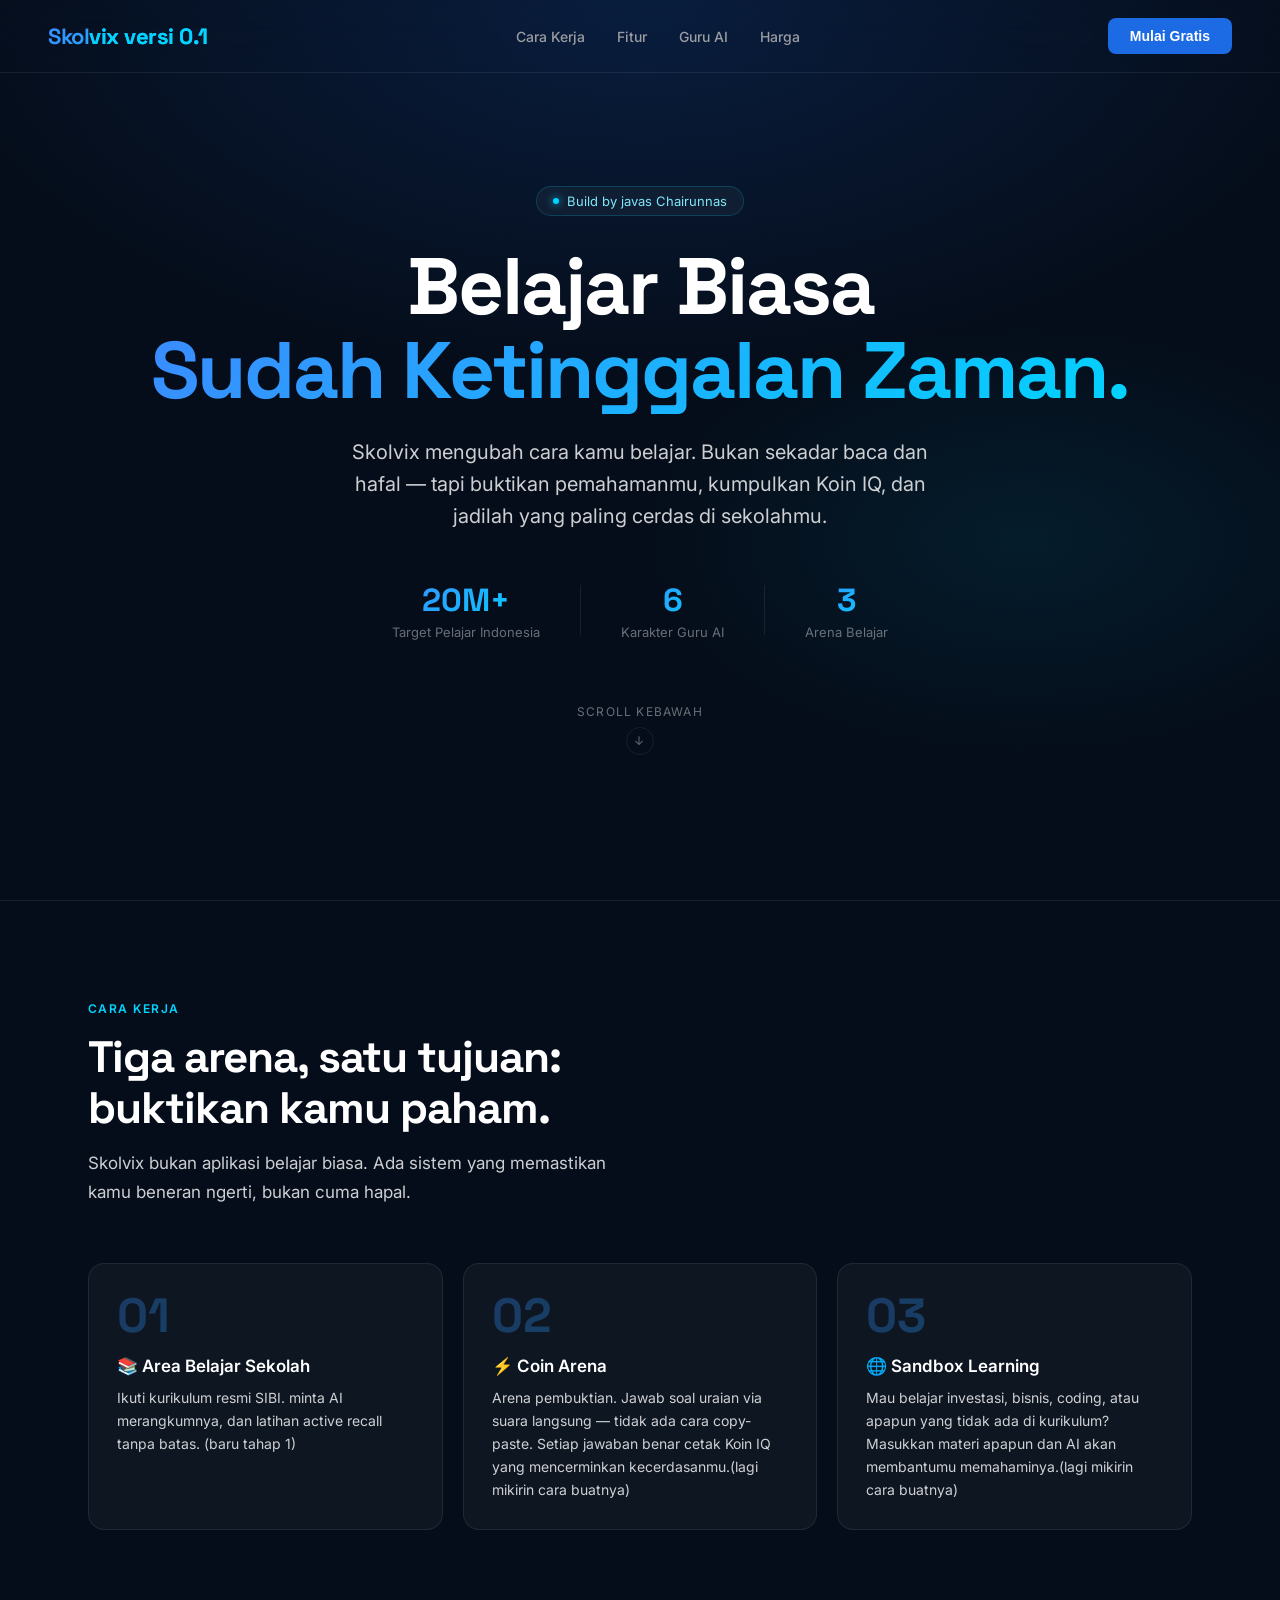
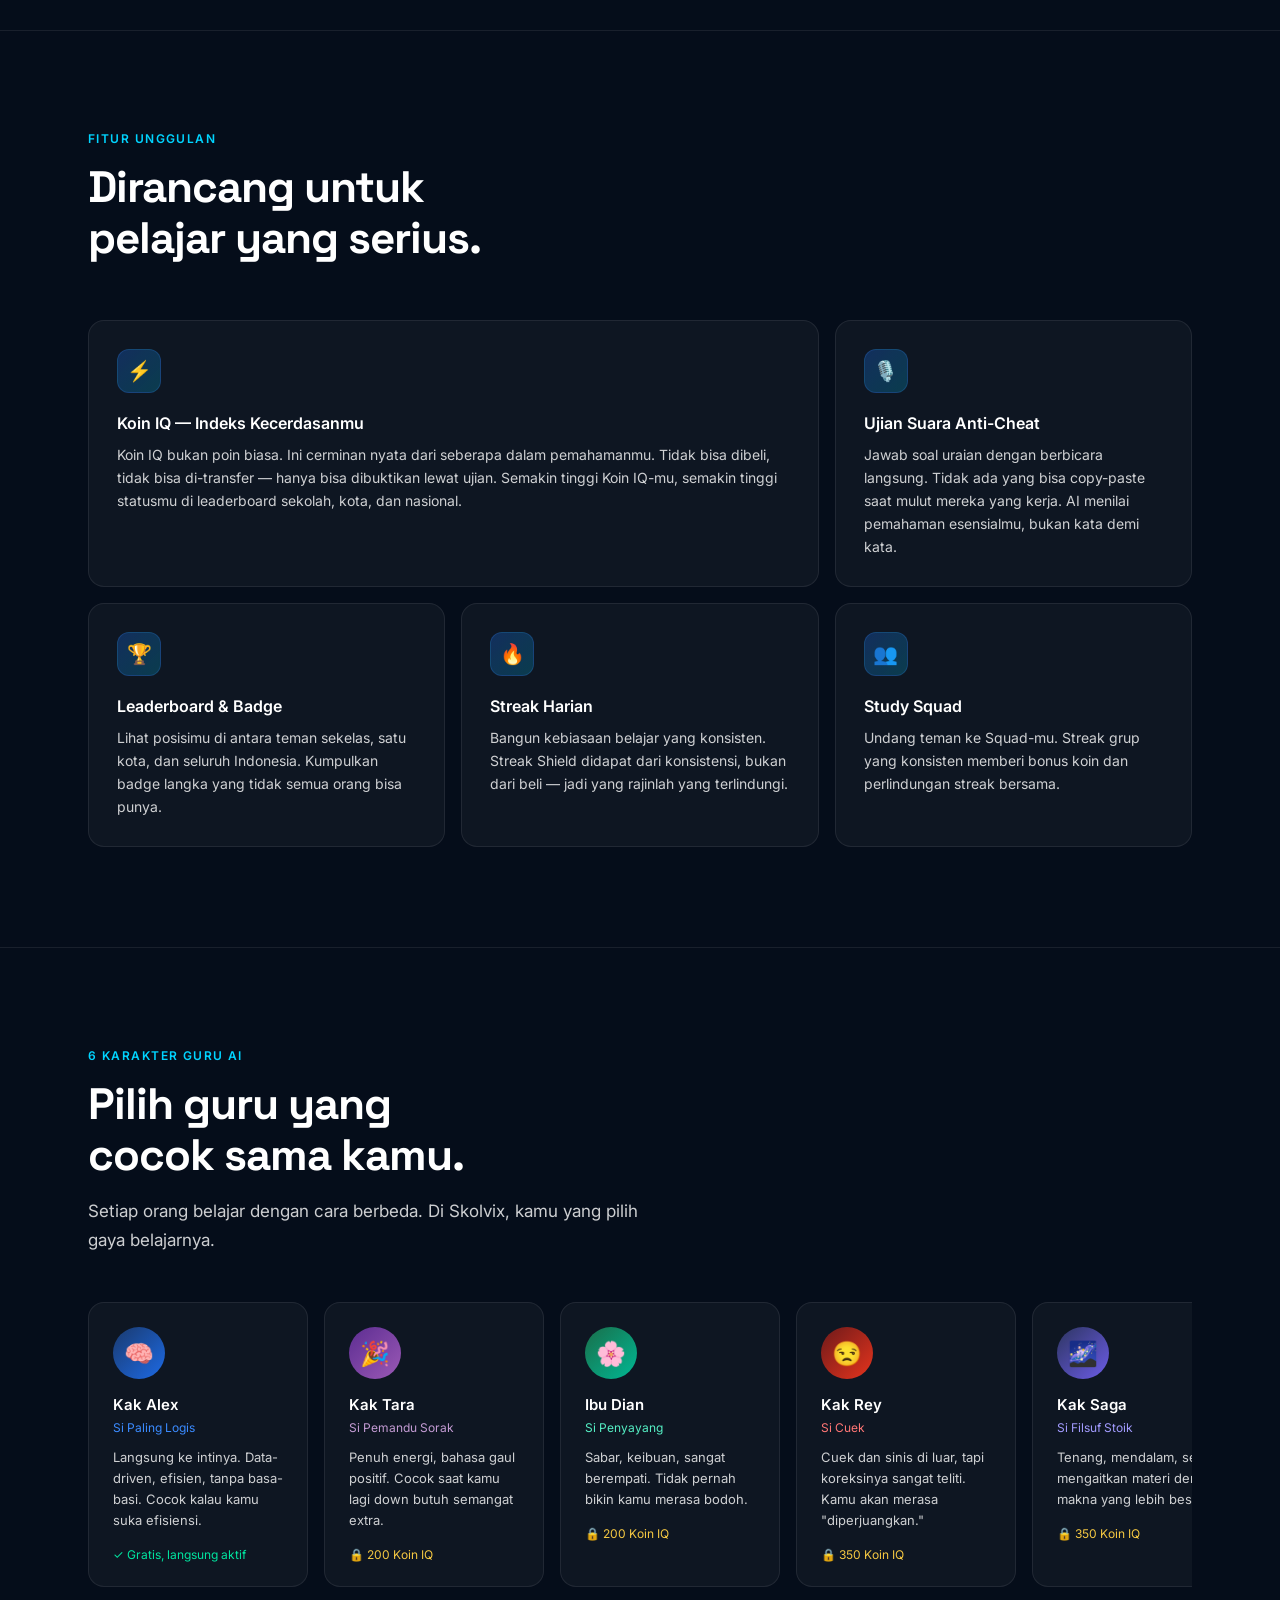
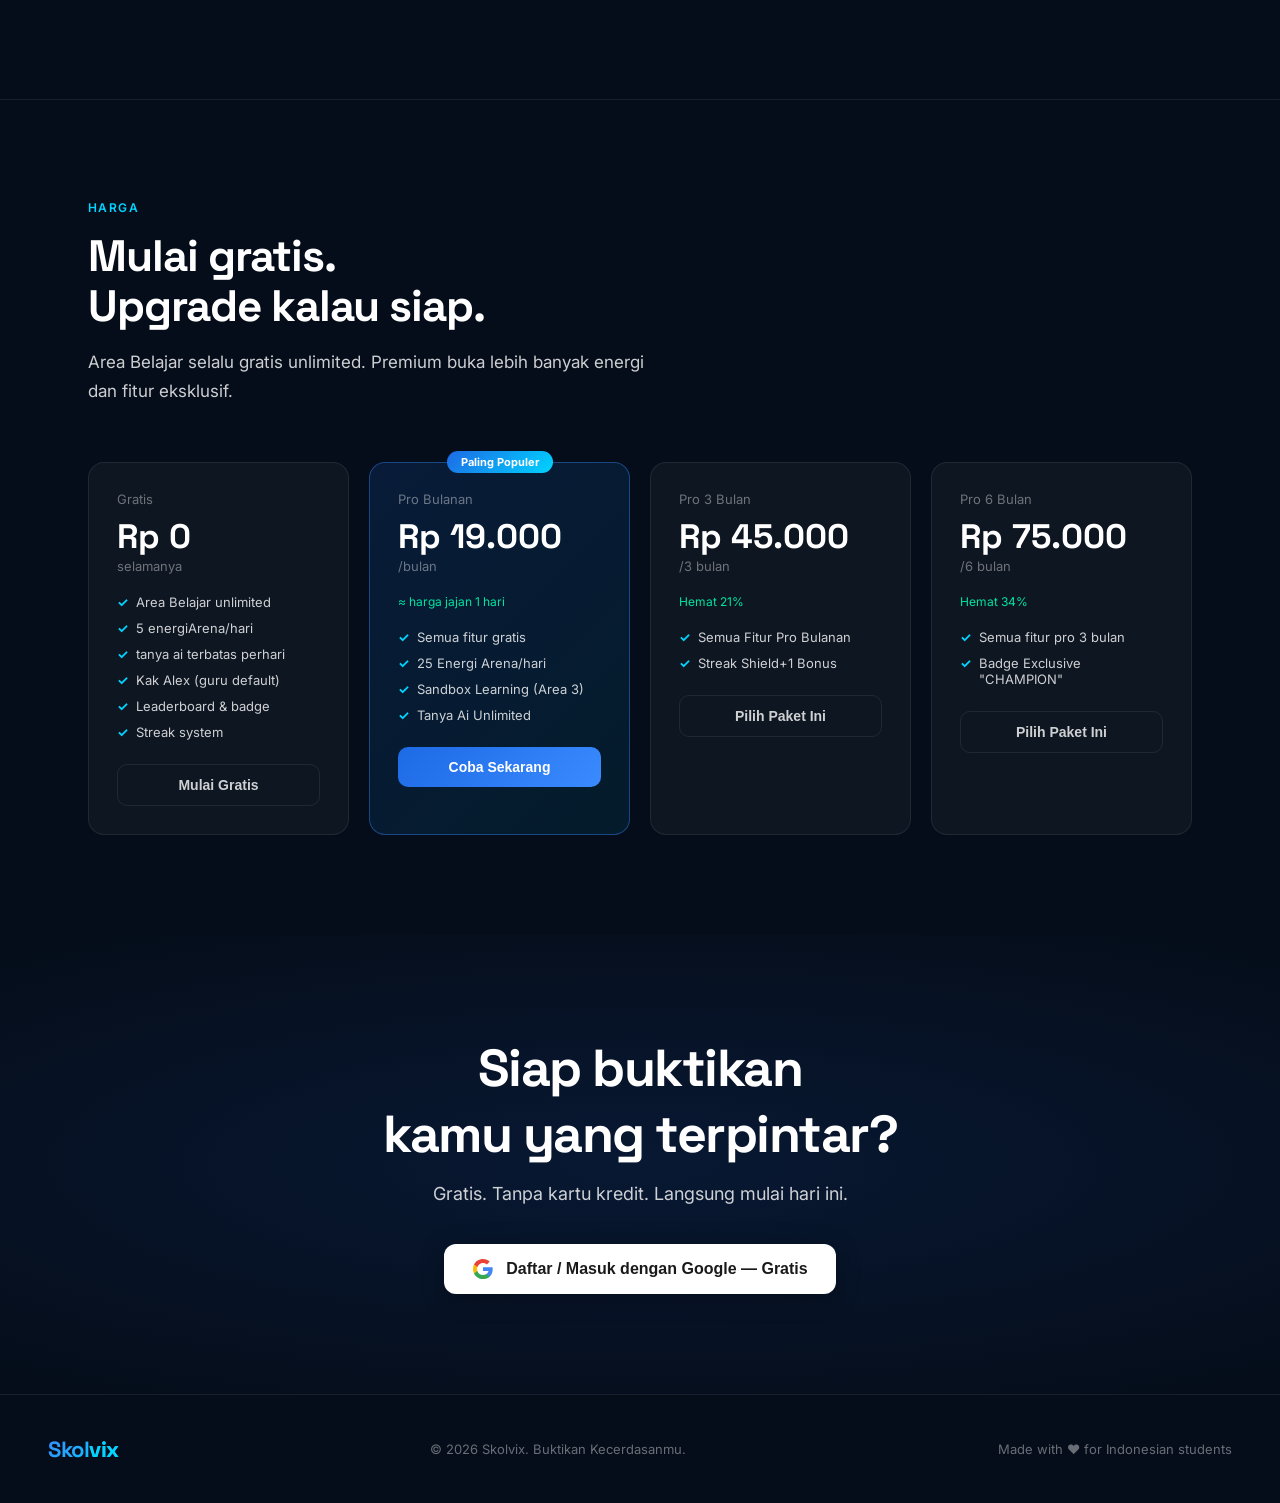
<file: skolvix minimum viable product v0.1/index.html>
<!DOCTYPE html>
<html lang="id">

<head>
    <meta charset="UTF-8">
    <meta name="viewport" content="width=device-width, initial-scale=1.0">
    <title>Skolvix</title>
    <link rel="preconnect" href="https://fonts.googleapis.com">
    <link
        href="https://fonts.googleapis.com/css2?family=Inter:wght@300;400;500;600;700;800;900&family=Space+Grotesk:wght@400;500;600;700&display=swap"
        rel="stylesheet">
    <style>
        :root {
            --navy: #050d1a;
            --navy2: #0a1628;
            --navy3: #0f2040;
            --blue-mid: #1a3a6e;
            --blue: #1d6ae5;
            --blue-bright: #3b8bff;
            --cyan: #00d4ff;
            --cyan-soft: #7ee8fa;
            --white: #ffffff;
            --white80: rgba(255, 255, 255, 0.8);
            --white40: rgba(255, 255, 255, 0.4);
            --white10: rgba(255, 255, 255, 0.08);
            --white05: rgba(255, 255, 255, 0.04);
            --gold: #f5c842;
            --green: #00e5a0;
            --red: #ff4d6d;
            --font-display: 'Space Grotesk', sans-serif;
            --font-body: 'Inter', sans-serif;
            --radius: 16px;
            --radius-sm: 10px;
        }

        * {
            margin: 0;
            padding: 0;
            box-sizing: border-box;
        }

        body {
            background: var(--navy);
            color: var(--white);
            font-family: var(--font-body);
            overflow-x: hidden;
        }

        /* ─── SCROLLBAR ─── */
        ::-webkit-scrollbar {
            width: 6px;
        }

        ::-webkit-scrollbar-track {
            background: var(--navy2);
        }

        ::-webkit-scrollbar-thumb {
            background: var(--blue-mid);
            border-radius: 3px;
        }

        /* ─── PAGE ROUTER ─── */
        .page {
            display: none;
            min-height: 100vh;
        }

        .page.active {
            display: block;
        }

        /* ══════════════════════════════════════════
     LANDING PAGE
  ══════════════════════════════════════════ */

        /* NAV */
        nav {
            position: fixed;
            top: 0;background-clip: text;
            left: 0;
            right: 0;
            z-index: 100;
            padding: 18px 48px;
            display: flex;
            align-items: center;
            justify-content: space-between;
            background: rgba(5, 13, 26, 0.85);background-clip: text;
            backdrop-filter: blur(20px);
            border-bottom: 1px solid var(--white10);
        }

        .nav-logo {
            font-family: var(--font-display);
            font-size: 22px;
            font-weight: 700;
            background: linear-gradient(135deg, var(--blue-bright), var(--cyan));
            -webkit-background-clip: text;background-clip: text;
            background-clip: text;
            -webkit-text-fill-color: transparent;
            letter-spacing: -0.5px;
        }

        .nav-logo span {
            color: var(--cyan);
            -webkit-text-fill-color: var(--cyan);
        }

        .nav-links {
            display: flex;
            gap: 32px;
        }

        .nav-links a {
            color: var(--white60, rgba(255, 255, 255, 0.6));
            text-decoration: none;
            font-size: 14px;
            font-weight: 500;
            transition: color 0.2s;
        }

        .nav-links a:hover {
            color: var(--white);
        }

        .nav-cta {
            background: var(--blue);
            color: white;
            border: none;
            padding: 10px 22px;
            border-radius: 8px;
            font-size: 14px;
            font-weight: 600;
            cursor: pointer;
            transition: all 0.2s;
        }

        .nav-cta:hover {
            background: var(--blue-bright);
            transform: translateY(-1px);
        }

        /* HERO */
        .hero {
            min-height: 100vh;
            display: flex;
            flex-direction: column;
            align-items: center;
            justify-content: center;
            text-align: center;
            padding: 120px 24px 80px;
            position: relative;
            overflow: hidden;
        }

        .hero-bg {
            position: absolute;
            inset: 0;
            z-index: 0;
            background:
                radial-gradient(ellipse 80% 60% at 50% 0%, rgba(29, 106, 229, 0.18) 0%, transparent 70%),
                radial-gradient(ellipse 50% 40% at 80% 60%, rgba(0, 212, 255, 0.08) 0%, transparent 60%);
        }

        .hero-grid {
            position: absolute;
            inset: 0;
            z-index: 0;
            opacity: 0.04;
            background-image: linear-gradient(var(--white10) 1px, transparent 1px),
                linear-gradient(90deg, var(--white10) 1px, transparent 1px);
            background-size: 48px 48px;
        }

        .hero-badge {
            display: inline-flex;
            align-items: center;
            gap: 8px;
            background: var(--white05);
            border: 1px solid rgba(0, 212, 255, 0.2);
            border-radius: 100px;
            padding: 6px 16px;
            font-size: 13px;
            color: var(--cyan-soft);
            margin-bottom: 28px;
            position: relative;
            z-index: 1;
            animation: fadeUp 0.6s ease both;
        }

        .hero-badge-dot {
            width: 6px;
            height: 6px;
            border-radius: 50%;
            background: var(--cyan);
            box-shadow: 0 0 8px var(--cyan);
            animation: pulse 2s infinite;
        }

        @keyframes pulse {

            0%,
            100% {
                opacity: 1;
                transform: scale(1);
            }

            50% {
                opacity: 0.5;
                transform: scale(0.8);
            }
        }

        .hero h1 {
            font-family: var(--font-display);
            font-size: clamp(40px, 7vw, 80px);
            font-weight: 800;
            line-height: 1.05;
            letter-spacing: -2px;
            position: relative;
            z-index: 1;
            animation: fadeUp 0.7s ease 0.1s both;
        }

        .hero h1 .gradient {
            background: linear-gradient(135deg, var(--blue-bright) 0%, var(--cyan) 100%);
            -webkit-background-clip: text;
            background-clip: text;
            -webkit-text-fill-color: transparent;
        }

        .hero-sub {
            margin-top: 24px;
            font-size: clamp(16px, 2vw, 20px);
            color: var(--white80);
            max-width: 600px;
            line-height: 1.6;
            position: relative;
            z-index: 1;
            animation: fadeUp 0.7s ease 0.2s both;
        }

        .hero-stats {
            display: flex;
            gap: 40px;
            margin-top: 48px;
            position: relative;
            z-index: 1;
            animation: fadeUp 0.7s ease 0.3s both;
        }

        .hero-stat {
            text-align: center;
        }

        .hero-stat-num {
            font-family: var(--font-display);
            font-size: 32px;
            font-weight: 700;
            background: linear-gradient(135deg, var(--blue-bright), var(--cyan));
            -webkit-background-clip: text;
            background-clip: text;
            -webkit-text-fill-color: transparent;
        }

        .hero-stat-label {
            font-size: 13px;
            color: var(--white40);
            margin-top: 4px;
        }

        .hero-divider {
            width: 1px;
            height: 50px;
            background: var(--white10);
            align-self: center;
        }

        /* SCROLL INDICATOR */
        .scroll-hint {
            margin-top: 64px;
            position: relative;
            z-index: 1;
            display: flex;
            flex-direction: column;
            align-items: center;
            gap: 8px;
            color: var(--white40);
            font-size: 12px;
            letter-spacing: 0.1em;
            text-transform: uppercase;
            animation: fadeUp 0.7s ease 0.5s both;
        }

        .scroll-arrow {
            width: 28px;
            height: 28px;
            border: 1px solid var(--white10);
            border-radius: 50%;
            display: flex;
            align-items: center;
            justify-content: center;
            animation: bounce 2s infinite;
        }

        @keyframes bounce {

            0%,
            100% {
                transform: translateY(0);
            }

            50% {
                transform: translateY(5px);
            }
        }

        /* SECTION SHARED */
        .section {
            padding: 100px 48px;
            max-width: 1200px;
            margin: 0 auto;
        }

        .section-eyebrow {
            font-size: 12px;
            font-weight: 600;
            letter-spacing: 0.12em;
            text-transform: uppercase;
            color: var(--cyan);
            margin-bottom: 16px;
        }

        .section-title {
            font-family: var(--font-display);
            font-size: clamp(28px, 4vw, 44px);
            font-weight: 700;
            line-height: 1.15;
            letter-spacing: -1px;
        }

        .section-sub {
            font-size: 17px;
            color: var(--white80);
            margin-top: 16px;
            line-height: 1.7;
            max-width: 560px;
        }

        /* HOW IT WORKS */
        .how-grid {
            display: grid;
            grid-template-columns: repeat(auto-fit, minmax(240px, 1fr));
            gap: 20px;
            margin-top: 56px;
        }

        .how-card {
            background: var(--white05);
            border: 1px solid var(--white10);
            border-radius: var(--radius);
            padding: 28px;
            position: relative;
            overflow: hidden;
            transition: border-color 0.3s, transform 0.3s;
        }

        .how-card:hover {
            border-color: rgba(59, 139, 255, 0.4);
            transform: translateY(-4px);
        }

        .how-card::before {
            content: '';
            position: absolute;
            top: 0;
            left: 0;
            right: 0;
            height: 1px;
            background: linear-gradient(90deg, transparent, var(--blue-bright), transparent);
            opacity: 0;
            transition: opacity 0.3s;
        }

        .how-card:hover::before {
            opacity: 1;
        }

        .how-num {
            font-family: var(--font-display);
            font-size: 48px;
            font-weight: 800;
            background: linear-gradient(135deg, var(--blue-bright), var(--cyan));
            -webkit-background-clip: text;
            background-clip: text;
            -webkit-text-fill-color: transparent;
            opacity: 0.3;
            line-height: 1;
            margin-bottom: 16px;
        }

        .how-card h3 {
            font-size: 17px;
            font-weight: 600;
            margin-bottom: 10px;
        }

        .how-card p {
            font-size: 14px;
            color: var(--white80);
            line-height: 1.65;
        }

        /* FEATURES */
        .features-grid {
            display: grid;
            grid-template-columns: repeat(3, 1fr);
            gap: 16px;
            margin-top: 56px;
        }

        .feat-card {
            background: var(--white05);
            border: 1px solid var(--white10);
            border-radius: var(--radius);
            padding: 28px;
            transition: all 0.3s;
        }

        .feat-card:hover {
            background: var(--white10);
            border-color: rgba(59, 139, 255, 0.3);
        }

        .feat-card.large {
            grid-column: span 2;
        }

        .feat-icon {
            width: 44px;
            height: 44px;
            border-radius: 12px;
            background: linear-gradient(135deg, rgba(29, 106, 229, 0.3), rgba(0, 212, 255, 0.2));
            border: 1px solid rgba(59, 139, 255, 0.2);
            display: flex;
            align-items: center;
            justify-content: center;
            font-size: 20px;
            margin-bottom: 20px;
        }

        .feat-card h3 {
            font-size: 16px;
            font-weight: 600;
            margin-bottom: 10px;
        }

        .feat-card p {
            font-size: 14px;
            color: var(--white80);
            line-height: 1.65;
        }

        /* PERSONAS SECTION */
        .personas-scroll {
            display: flex;
            gap: 16px;
            margin-top: 48px;
            overflow-x: auto;
            padding-bottom: 12px;
        }

        .personas-scroll::-webkit-scrollbar {
            height: 4px;
        }

        .persona-card {
            flex-shrink: 0;
            width: 220px;
            background: var(--white05);
            border: 1px solid var(--white10);
            border-radius: var(--radius);
            padding: 24px;
            transition: all 0.3s;
            cursor: pointer;
        }

        .persona-card:hover {
            transform: translateY(-4px);
            border-color: rgba(59, 139, 255, 0.4);
        }

        .persona-avatar {
            width: 52px;
            height: 52px;
            border-radius: 50%;
            display: flex;
            align-items: center;
            justify-content: center;
            font-size: 24px;
            margin-bottom: 16px;
        }

        .persona-card h3 {
            font-size: 15px;
            font-weight: 600;
            margin-bottom: 6px;
        }

        .persona-card .persona-type {
            font-size: 12px;
            color: var(--white40);
            margin-bottom: 12px;
        }

        .persona-card p {
            font-size: 13px;
            color: var(--white80);
            line-height: 1.6;
        }

        .persona-lock {
            margin-top: 16px;
            display: flex;
            align-items: center;
            gap: 6px;
            font-size: 12px;
            color: var(--gold);
        }

        /* PRICING */
        .pricing-grid {
            display: grid;
            grid-template-columns: repeat(auto-fit, minmax(220px, 1fr));
            gap: 20px;
            margin-top: 56px;
        }

        .price-card {
            background: var(--white05);
            border: 1px solid var(--white10);
            border-radius: var(--radius);
            padding: 28px;
            position: relative;
            transition: all 0.3s;
        }

        .price-card:hover {
            transform: translateY(-4px);
        }

        .price-card.featured {
            background: linear-gradient(135deg, rgba(29, 106, 229, 0.15), rgba(0, 212, 255, 0.08));
            border-color: rgba(59, 139, 255, 0.4);
        }

        .price-badge {
            position: absolute;
            top: -12px;
            left: 50%;
            transform: translateX(-50%);
            background: linear-gradient(135deg, var(--blue), var(--cyan));
            color: white;
            font-size: 11px;
            font-weight: 700;
            padding: 4px 14px;
            border-radius: 100px;
            white-space: nowrap;
        }

        .price-tier {
            font-size: 13px;
            color: var(--white40);
            margin-bottom: 8px;
        }

        .price-amount {
            font-family: var(--font-display);
            font-size: 34px;
            font-weight: 700;
        }

        .price-period {
            font-size: 13px;
            color: var(--white40);
            margin-bottom: 20px;
        }

        .price-save {
            font-size: 12px;
            color: var(--green);
            margin-bottom: 20px;
        }

        .price-features {
            list-style: none;
            display: flex;
            flex-direction: column;
            gap: 10px;
            margin-bottom: 24px;
        }

        .price-features li {
            font-size: 13px;
            color: var(--white80);
            display: flex;
            align-items: flex-start;
            gap: 8px;
        }

        .price-features li::before {
            content: '✓';
            color: var(--cyan);
            font-weight: 700;
            flex-shrink: 0;
        }

        .price-btn {
            width: 100%;
            padding: 12px;
            border-radius: var(--radius-sm);
            font-size: 14px;
            font-weight: 600;
            cursor: pointer;
            transition: all 0.2s;
            border: none;
        }

        .price-btn.outline {
            background: transparent;
            border: 1px solid var(--white10);
            color: var(--white80);
        }

        .price-btn.outline:hover {
            border-color: var(--blue);
            color: var(--white);
        }

        .price-btn.solid {
            background: linear-gradient(135deg, var(--blue), var(--blue-bright));
            color: white;
        }

        .price-btn.solid:hover {
            opacity: 0.9;
            transform: translateY(-1px);
        }

        /* CTA SECTION */
        .cta-section {
            text-align: center;
            padding: 100px 24px;
            position: relative;
            overflow: hidden;
        }

        .cta-bg {
            position: absolute;
            inset: 0;
            background: radial-gradient(ellipse 80% 60% at 50% 50%, rgba(29, 106, 229, 0.12), transparent);
        }

        .cta-section h2 {
            font-family: var(--font-display);
            font-size: clamp(28px, 5vw, 52px);
            font-weight: 800;
            letter-spacing: -1.5px;
            position: relative;
            z-index: 1;
        }

        .cta-section p {
            font-size: 18px;
            color: var(--white80);
            margin-top: 16px;
            margin-bottom: 40px;
            position: relative;
            z-index: 1;
        }

        .google-btn {
            display: inline-flex;
            align-items: center;
            gap: 12px;
            background: white;
            color: #1a1a1a;
            padding: 14px 28px;
            border-radius: 12px;
            font-size: 16px;
            font-weight: 600;
            cursor: pointer;
            border: none;
            transition: all 0.2s;
            position: relative;
            z-index: 1;
            box-shadow: 0 4px 24px rgba(0, 0, 0, 0.3);
        }

        .google-btn:hover {
            transform: translateY(-2px);
            box-shadow: 0 8px 32px rgba(0, 0, 0, 0.4);
        }

        .google-icon {
            width: 22px;
            height: 22px;
        }

        /* FOOTER */
        footer {
            border-top: 1px solid var(--white10);
            padding: 40px 48px;
            display: flex;
            justify-content: space-between;
            align-items: center;
            color: var(--white40);
            font-size: 13px;
        }

        /* ANIMATIONS */
        @keyframes fadeUp {
            from {
                opacity: 0;
                transform: translateY(24px);
            }

            to {
                opacity: 1;
                transform: translateY(0);
            }
        }

        .fade-up {
            opacity: 0;
            transform: translateY(24px);
            transition: opacity 0.6s ease, transform 0.6s ease;
        }

        .fade-up.visible {
            opacity: 1;
            transform: translateY(0);
        }

        /* ══════════════════════════════════════════
     DASHBOARD
  ══════════════════════════════════════════ */

        #dashboard {
            background: var(--navy2);
        }

        /* SIDEBAR */
        .app-layout {
            display: flex;
            min-height: 100vh;
        }

        .sidebar {
            width: 240px;
            flex-shrink: 0;
            background: var(--navy);
            border-right: 1px solid var(--white10);
            display: flex;
            flex-direction: column;
            position: fixed;
            top: 0;
            left: 0;
            bottom: 0;
            z-index: 50;
        }

        .sidebar-logo {
            padding: 24px 20px;
            font-family: var(--font-display);
            font-size: 20px;
            font-weight: 700;
            background: linear-gradient(135deg, var(--blue-bright), var(--cyan));
            -webkit-background-clip: text;
            background-clip: text;
            -webkit-text-fill-color: transparent;
            border-bottom: 1px solid var(--white10);
        }

        .sidebar-user {
            padding: 20px;
            display: flex;
            align-items: center;
            gap: 12px;
            border-bottom: 1px solid var(--white10);
        }

        .user-avatar {
            width: 38px;
            height: 38px;
            border-radius: 50%;
            background: linear-gradient(135deg, var(--blue), var(--cyan));
            display: flex;
            align-items: center;
            justify-content: center;
            font-size: 14px;
            font-weight: 700;
            color: white;
            flex-shrink: 0;
        }

        .user-info .user-name {
            font-size: 14px;
            font-weight: 600;
        }

        .user-info .user-rank {
            font-size: 11px;
            color: var(--cyan);
        }

        .sidebar-nav {
            flex: 1;
            padding: 16px 12px;
            display: flex;
            flex-direction: column;
            gap: 4px;
        }

        .nav-item {
            display: flex;
            align-items: center;
            gap: 12px;
            padding: 10px 12px;
            border-radius: var(--radius-sm);
            font-size: 14px;
            font-weight: 500;
            color: var(--white40);
            cursor: pointer;
            transition: all 0.2s;
            border: none;
            background: none;
            text-align: left;
            width: 100%;
        }

        .nav-item:hover {
            background: var(--white05);
            color: var(--white80);
        }

        .nav-item.active {
            background: rgba(29, 106, 229, 0.15);
            color: var(--blue-bright);
        }

        .nav-item.active .nav-icon {
            color: var(--blue-bright);
        }

        .nav-icon {
            font-size: 18px;
            width: 20px;
            text-align: center;
        }

        .nav-item .nav-badge {
            margin-left: auto;
            background: var(--blue);
            color: white;
            font-size: 10px;
            font-weight: 700;
            padding: 2px 7px;
            border-radius: 100px;
        }

        /* MAIN CONTENT */
        .main-content {
            margin-left: 240px;
            flex: 1;
            padding: 32px;
            min-height: 100vh;
        }

        .area-panel {
            display: none;
        }

        .area-panel.active {
            display: block;
            animation: fadeUp 0.3s ease;
        }

        /* TOP BAR */
        .top-bar {
            display: flex;
            align-items: center;
            justify-content: space-between;
            margin-bottom: 32px;
        }

        .top-bar h1 {
            font-family: var(--font-display);
            font-size: 24px;
            font-weight: 700;
        }

        .top-bar-right {
            display: flex;
            align-items: center;
            gap: 16px;
        }

        .coin-display {
            display: flex;
            align-items: center;
            gap: 8px;
            background: var(--white05);
            border: 1px solid var(--white10);
            padding: 8px 14px;
            border-radius: var(--radius-sm);
        }

        .coin-icon {
            font-size: 18px;
        }

        .coin-val {
            font-size: 15px;
            font-weight: 700;
            color: var(--gold);
        }

        .coin-lbl {
            font-size: 11px;
            color: var(--white40);
        }

        .energy-display {
            display: flex;
            align-items: center;
            gap: 8px;
            background: var(--white05);
            border: 1px solid var(--white10);
            padding: 8px 14px;
            border-radius: var(--radius-sm);
        }

        .energy-dots {
            display: flex;
            gap: 4px;
        }

        .energy-dot {
            width: 10px;
            height: 10px;
            border-radius: 50%;
            background: var(--blue-bright);
            box-shadow: 0 0 6px var(--blue-bright);
        }

        .energy-dot.empty {
            background: var(--white10);
            box-shadow: none;
        }

        /* AREA 1 — JADWAL */
        .schedule-header {
            display: flex;
            align-items: center;
            justify-content: space-between;
            margin-bottom: 24px;
        }

        .schedule-filters {
            display: flex;
            gap: 10px;
        }

        .filter-btn {
            padding: 8px 16px;
            border-radius: var(--radius-sm);
            border: 1px solid var(--white10);
            background: var(--white05);
            color: var(--white80);
            font-size: 13px;
            font-weight: 500;
            cursor: pointer;
            transition: all 0.2s;
        }

        .filter-btn.active {
            background: var(--blue);
            border-color: var(--blue);
            color: white;
        }

        .schedule-grid {
            display: grid;
            gap: 16px;
        }

        .schedule-day {
            background: var(--white05);
            border: 1px solid var(--white10);
            border-radius: var(--radius);
            overflow: hidden;
        }

        .day-header {
            padding: 14px 20px;
            background: var(--white05);
            border-bottom: 1px solid var(--white10);
            font-size: 14px;
            font-weight: 600;
            display: flex;
            align-items: center;
            gap: 10px;
        }

        .day-header .day-badge {
            background: var(--blue);
            color: white;
            font-size: 11px;
            font-weight: 700;
            padding: 2px 8px;
            border-radius: 4px;
        }

        .day-subjects {
            display: grid;
            grid-template-columns: repeat(4, 1fr);
            gap: 0;
        }

        .subject-slot {
            padding: 16px 20px;
            border-right: 1px solid var(--white10);
            cursor: pointer;
            transition: background 0.2s;
        }

        .subject-slot:last-child {
            border-right: none;
        }

        .subject-slot:hover {
            background: var(--white05);
        }

        .subject-slot .slot-num {
            font-size: 11px;
            color: var(--white40);
            margin-bottom: 8px;
        }

        .subject-slot .slot-name {
            font-size: 14px;
            font-weight: 500;
        }

        .subject-slot .slot-progress {
            margin-top: 8px;
            height: 3px;
            background: var(--white10);
            border-radius: 2px;
            overflow: hidden;
        }

        .slot-bar {
            height: 100%;
            border-radius: 2px;
            transition: width 0.8s ease;
        }

        /* AI TUTORS GRID */
        .tutors-grid {
            display: grid;
            grid-template-columns: repeat(3, 1fr);
            gap: 16px;
            margin-top: 24px;
        }

        .tutor-card {
            background: var(--white05);
            border: 1px solid var(--white10);
            border-radius: var(--radius);
            padding: 20px;
            cursor: pointer;
            transition: all 0.3s;
            position: relative;
            overflow: hidden;
        }

        .tutor-card:hover {
            transform: translateY(-3px);
        }

        .tutor-card.locked {
            opacity: 0.6;
        }

        .tutor-card .tutor-av {
            width: 48px;
            height: 48px;
            border-radius: 50%;
            display: flex;
            align-items: center;
            justify-content: center;
            font-size: 22px;
            margin-bottom: 14px;
        }

        .tutor-card h3 {
            font-size: 15px;
            font-weight: 600;
            margin-bottom: 4px;
        }

        .tutor-card .tutor-type {
            font-size: 12px;
            margin-bottom: 10px;
        }

        .tutor-card p {
            font-size: 13px;
            color: var(--white80);
            line-height: 1.55;
        }

        .tutor-lock-overlay {
            position: absolute;
            top: 12px;
            right: 12px;
            background: rgba(0, 0, 0, 0.5);
            border: 1px solid var(--gold);
            border-radius: 6px;
            padding: 3px 8px;
            font-size: 11px;
            color: var(--gold);
            display: flex;
            align-items: center;
            gap: 4px;
        }

        /* AI CHAT MODAL */
        .modal-overlay {
            display: none;
            position: fixed;
            inset: 0;
            z-index: 200;
            background: rgba(0, 0, 0, 0.8);
            backdrop-filter: blur(8px);
            align-items: center;
            justify-content: center;
        }

        .modal-overlay.open {
            display: flex;
            animation: fadeIn 0.2s ease;
        }

        @keyframes fadeIn {
            from {
                opacity: 0;
            }

            to {
                opacity: 1;
            }
        }

        .chat-modal {
            width: 560px;
            max-width: 95vw;
            max-height: 85vh;
            background: var(--navy2);
            border: 1px solid var(--white10);
            border-radius: 20px;
            overflow: hidden;
            display: flex;
            flex-direction: column;
            animation: slideUp 0.3s ease;
        }

        @keyframes slideUp {
            from {
                opacity: 0;
                transform: translateY(20px);
            }

            to {
                opacity: 1;
                transform: translateY(0);
            }
        }

        .chat-header {
            padding: 16px 20px;
            border-bottom: 1px solid var(--white10);
            display: flex;
            align-items: center;
            gap: 12px;
        }

        .chat-header .chat-av {
            width: 40px;
            height: 40px;
            border-radius: 50%;
            display: flex;
            align-items: center;
            justify-content: center;
            font-size: 20px;
        }

        .chat-header h3 {
            font-size: 16px;
            font-weight: 600;
            flex: 1;
        }

        .chat-close {
            background: none;
            border: none;
            color: var(--white40);
            font-size: 20px;
            cursor: pointer;
            padding: 4px;
            transition: color 0.2s;
        }

        .chat-close:hover {
            color: var(--white);
        }

        .chat-messages {
            flex: 1;
            overflow-y: auto;
            padding: 20px;
            display: flex;
            flex-direction: column;
            gap: 16px;
            min-height: 300px;
        }

        .chat-bubble {
            max-width: 80%;
            padding: 12px 16px;
            border-radius: 16px;
            font-size: 14px;
            line-height: 1.6;
        }

        .chat-bubble.ai {
            background: var(--white05);
            border: 1px solid var(--white10);
            border-radius: 4px 16px 16px 16px;
            align-self: flex-start;
        }

        .chat-bubble.user {
            background: var(--blue);
            border-radius: 16px 4px 16px 16px;
            align-self: flex-end;
        }

        .chat-input-bar {
            padding: 16px 20px;
            border-top: 1px solid var(--white10);
            display: flex;
            gap: 10px;
        }

        .chat-input {
            flex: 1;
            background: var(--white05);
            border: 1px solid var(--white10);
            border-radius: 10px;
            padding: 10px 14px;
            color: white;
            font-size: 14px;
            outline: none;
            transition: border-color 0.2s;
        }

        .chat-input:focus {
            border-color: var(--blue);
        }

        .chat-send {
            background: var(--blue);
            color: white;
            border: none;
            padding: 10px 18px;
            border-radius: 10px;
            cursor: pointer;
            font-weight: 600;
            transition: all 0.2s;
        }

        .chat-send:hover {
            background: var(--blue-bright);
        }

        /* AREA 2 — COIN ARENA */
        .arena-hero {
            background: linear-gradient(135deg, rgba(29, 106, 229, 0.15), rgba(0, 212, 255, 0.05));
            border: 1px solid rgba(59, 139, 255, 0.2);
            border-radius: 20px;
            padding: 32px;
            display: flex;
            align-items: center;
            justify-content: space-between;
            margin-bottom: 24px;
        }

        .arena-hero h2 {
            font-family: var(--font-display);
            font-size: 26px;
            font-weight: 700;
            margin-bottom: 8px;
        }

        .arena-hero p {
            font-size: 15px;
            color: var(--white80);
            max-width: 400px;
            line-height: 1.6;
        }

        .arena-energy-big {
            text-align: center;
            flex-shrink: 0;
        }

        .energy-big-num {
            font-family: var(--font-display);
            font-size: 56px;
            font-weight: 800;
            background: linear-gradient(135deg, var(--blue-bright), var(--cyan));
            -webkit-background-clip: text;background-clip: text;
            -webkit-text-fill-color: transparent;
            line-height: 1;
        }

        .energy-big-label {
            font-size: 13px;
            color: var(--white40);
            margin-top: 4px;
        }

        .energy-big-dots {
            display: flex;
            gap: 8px;
            justify-content: center;
            margin-top: 12px;
        }

        .energy-big-dot {
            width: 14px;
            height: 14px;
            border-radius: 50%;
            background: var(--blue-bright);
            box-shadow: 0 0 10px var(--blue-bright);
        }

        .energy-big-dot.empty {
            background: var(--white10);
            box-shadow: none;
        }

        .quiz-card {
            background: var(--white05);
            border: 1px solid var(--white10);
            border-radius: var(--radius);
            padding: 28px;
            margin-bottom: 20px;
        }

        .quiz-card h3 {
            font-size: 17px;
            font-weight: 600;
            margin-bottom: 20px;
        }

        .quiz-options {
            display: grid;
            grid-template-columns: 1fr 1fr;
            gap: 12px;
        }

        .quiz-opt {
            padding: 14px 18px;
            background: var(--white05);
            border: 1px solid var(--white10);
            border-radius: var(--radius-sm);
            font-size: 14px;
            cursor: pointer;
            transition: all 0.2s;
            display: flex;
            align-items: center;
            gap: 10px;
        }

        .quiz-opt:hover {
            border-color: var(--blue);
            background: rgba(29, 106, 229, 0.1);
        }

        .quiz-opt.selected {
            border-color: var(--blue-bright);
            background: rgba(59, 139, 255, 0.15);
            color: white;
        }

        .quiz-opt.correct {
            border-color: var(--green);
            background: rgba(0, 229, 160, 0.1);
        }

        .quiz-opt.wrong {
            border-color: var(--red);
            background: rgba(255, 77, 109, 0.1);
        }

        .quiz-opt-letter {
            width: 26px;
            height: 26px;
            border-radius: 6px;
            background: var(--white10);
            display: flex;
            align-items: center;
            justify-content: center;
            font-size: 12px;
            font-weight: 700;
            flex-shrink: 0;
        }

        .voice-section {
            background: var(--white05);
            border: 1px solid var(--white10);
            border-radius: var(--radius);
            padding: 28px;
        }

        .voice-section h3 {
            font-size: 17px;
            font-weight: 600;
            margin-bottom: 8px;
        }

        .voice-section p {
            font-size: 14px;
            color: var(--white80);
            margin-bottom: 20px;
            line-height: 1.6;
        }

        .voice-btn {
            display: flex;
            align-items: center;
            gap: 12px;
            background: linear-gradient(135deg, var(--blue), var(--blue-bright));
            border: none;
            color: white;
            padding: 14px 28px;
            border-radius: 12px;
            font-size: 15px;
            font-weight: 600;
            cursor: pointer;
            transition: all 0.2s;
        }

        .voice-btn:hover {
            opacity: 0.9;
            transform: translateY(-1px);
        }

        .voice-btn.recording {
            background: linear-gradient(135deg, var(--red), #ff6b87);
            animation: recordPulse 1.5s infinite;
        }

        @keyframes recordPulse {

            0%,
            100% {
                box-shadow: 0 0 0 0 rgba(255, 77, 109, 0.3);
            }

            50% {
                box-shadow: 0 0 0 12px rgba(255, 77, 109, 0);
            }
        }

        /* AREA 3 — SANDBOX */
        .sandbox-input {
            background: var(--white05);
            border: 1px solid var(--white10);
            border-radius: var(--radius);
            padding: 24px;
            margin-bottom: 20px;
        }

        .sandbox-input h3 {
            font-size: 16px;
            font-weight: 600;
            margin-bottom: 16px;
        }

        .sandbox-textarea {
            width: 100%;
            min-height: 140px;
            background: var(--navy);
            border: 1px solid var(--white10);
            border-radius: var(--radius-sm);
            padding: 14px;
            color: white;
            font-size: 14px;
            font-family: var(--font-body);
            resize: vertical;
            outline: none;
            line-height: 1.6;
            transition: border-color 0.2s;
        }

        .sandbox-textarea:focus {
            border-color: var(--blue);
        }

        .sandbox-actions {
            display: flex;
            gap: 10px;
            margin-top: 12px;
        }

        .btn-primary {
            background: linear-gradient(135deg, var(--blue), var(--blue-bright));
            border: none;
            color: white;
            padding: 10px 20px;
            border-radius: var(--radius-sm);
            font-size: 14px;
            font-weight: 600;
            cursor: pointer;
            transition: all 0.2s;
        }

        .btn-primary:hover {
            opacity: 0.9;
        }

        .btn-secondary {
            background: var(--white05);
            border: 1px solid var(--white10);
            color: var(--white80);
            padding: 10px 20px;
            border-radius: var(--radius-sm);
            font-size: 14px;
            font-weight: 500;
            cursor: pointer;
            transition: all 0.2s;
        }

        .btn-secondary:hover {
            border-color: var(--blue);
            color: var(--white);
        }

        .sandbox-result {
            background: var(--white05);
            border: 1px solid var(--white10);
            border-radius: var(--radius);
            padding: 24px;
        }

        .sandbox-result h3 {
            font-size: 16px;
            font-weight: 600;
            margin-bottom: 16px;
            color: var(--cyan);
        }

        .result-content {
            font-size: 14px;
            color: var(--white80);
            line-height: 1.8;
        }

        .result-content p {
            margin-bottom: 12px;
        }

        .result-content strong {
            color: var(--white);
        }

        .image-result {
            margin-top: 16px;
            padding-top: 16px;
            border-top: 1px solid var(--white10);
        }

        .image-result-label {
            font-size: 12px;
            color: var(--white40);
            margin-bottom: 10px;
        }

        .wiki-image-placeholder {
            background: var(--white05);
            border: 1px dashed var(--white10);
            border-radius: var(--radius-sm);
            padding: 32px;
            text-align: center;
            color: var(--white40);
            font-size: 13px;
        }

        /* AREA 4 — LEADERBOARD & BADGE */
        .leaderboard-table {
            background: var(--white05);
            border: 1px solid var(--white10);
            border-radius: var(--radius);
            overflow: hidden;
            margin-bottom: 24px;
        }

        .lb-header {
            display: grid;
            grid-template-columns: 48px 1fr 120px 100px 80px;
            padding: 14px 20px;
            border-bottom: 1px solid var(--white10);
            font-size: 12px;
            font-weight: 600;
            color: var(--white40);
            text-transform: uppercase;
            letter-spacing: 0.06em;
        }

        .lb-row {
            display: grid;
            grid-template-columns: 48px 1fr 120px 100px 80px;
            padding: 14px 20px;
            align-items: center;
            border-bottom: 1px solid var(--white05);
            transition: background 0.2s;
            cursor: pointer;
        }

        .lb-row:last-child {
            border-bottom: none;
        }

        .lb-row:hover {
            background: var(--white05);
        }

        .lb-row.me {
            background: rgba(29, 106, 229, 0.08);
        }

        .lb-rank {
            font-family: var(--font-display);
            font-size: 16px;
            font-weight: 700;
        }

        .lb-rank.gold {
            color: var(--gold);
        }

        .lb-rank.silver {
            color: #c0c0c0;
        }

        .lb-rank.bronze {
            color: #cd7f32;
        }

        .lb-user {
            display: flex;
            align-items: center;
            gap: 10px;
        }

        .lb-av {
            width: 32px;
            height: 32px;
            border-radius: 50%;
            background: linear-gradient(135deg, var(--blue-mid), var(--blue));
            display: flex;
            align-items: center;
            justify-content: center;
            font-size: 12px;
            font-weight: 700;
        }

        .lb-name {
            font-size: 14px;
            font-weight: 500;
        }

        .lb-school {
            font-size: 12px;
            color: var(--white40);
        }

        .lb-rank-title {
            font-size: 12px;
            color: var(--cyan);
        }

        .lb-coins {
            font-size: 14px;
            font-weight: 700;
            color: var(--gold);
        }

        .lb-delta {
            font-size: 13px;
            font-weight: 600;
        }

        .lb-delta.up {
            color: var(--green);
        }

        .lb-delta.down {
            color: var(--red);
        }

        /* BADGES GRID */
        .badges-section {
            margin-top: 32px;
        }

        .badges-section h2 {
            font-family: var(--font-display);
            font-size: 20px;
            font-weight: 700;
            margin-bottom: 20px;
        }

        .badges-grid {
            display: grid;
            grid-template-columns: repeat(auto-fill, minmax(180px, 1fr));
            gap: 14px;
        }

        .badge-card {
            background: var(--white05);
            border: 1px solid var(--white10);
            border-radius: var(--radius);
            padding: 20px;
            text-align: center;
            transition: all 0.3s;
            cursor: pointer;
        }

        .badge-card:hover {
            transform: translateY(-3px);
            border-color: rgba(59, 139, 255, 0.3);
        }

        .badge-card.locked {
            opacity: 0.4;
        }

        .badge-emoji {
            font-size: 36px;
            margin-bottom: 12px;
        }

        .badge-name {
            font-size: 14px;
            font-weight: 600;
            margin-bottom: 6px;
        }

        .badge-desc {
            font-size: 12px;
            color: var(--white40);
            line-height: 1.5;
        }

        .badge-kasta {
            display: inline-flex;
            align-items: center;
            gap: 4px;
            margin-top: 10px;
            font-size: 11px;
            font-weight: 700;
            padding: 3px 10px;
            border-radius: 100px;
        }

        .kasta-bronze {
            background: rgba(205, 127, 50, 0.15);
            color: #cd7f32;
        }

        .kasta-silver {
            background: rgba(192, 192, 192, 0.15);
            color: #c0c0c0;
        }

        .kasta-gold {
            background: rgba(245, 200, 66, 0.15);
            color: var(--gold);
        }

        .kasta-diamond {
            background: rgba(0, 212, 255, 0.15);
            color: var(--cyan);
            animation: glowDiamond 2s infinite;
        }

        @keyframes glowDiamond {

            0%,
            100% {
                text-shadow: 0 0 8px var(--cyan);
            }

            50% {
                text-shadow: 0 0 20px var(--cyan);
            }
        }

        /* AREA 5 — STREAK & SQUAD */
        .streak-hero {
            background: linear-gradient(135deg, rgba(245, 200, 66, 0.1), rgba(0, 229, 160, 0.05));
            border: 1px solid rgba(245, 200, 66, 0.2);
            border-radius: 20px;
            padding: 32px;
            margin-bottom: 24px;
            display: flex;
            align-items: center;
            justify-content: space-between;
        }

        .streak-big {
            font-family: var(--font-display);
            font-size: 72px;
            font-weight: 800;
            color: var(--gold);
            line-height: 1;
        }

        .streak-big span {
            font-size: 24px;
            vertical-align: super;
        }

        .streak-label {
            font-size: 14px;
            color: var(--white40);
            margin-top: 4px;
        }

        .streak-shield {
            display: flex;
            align-items: center;
            gap: 8px;
            background: rgba(245, 200, 66, 0.1);
            border: 1px solid rgba(245, 200, 66, 0.2);
            border-radius: var(--radius-sm);
            padding: 8px 14px;
            font-size: 13px;
            color: var(--gold);
            margin-top: 14px;
        }

        .week-grid {
            display: flex;
            gap: 10px;
            justify-content: flex-end;
            flex-wrap: wrap;
        }

        .week-day {
            display: flex;
            flex-direction: column;
            align-items: center;
            gap: 6px;
            min-width: 44px;
        }

        .week-day-label {
            font-size: 11px;
            color: var(--white40);
        }

        .week-day-circle {
            width: 44px;
            height: 44px;
            border-radius: 50%;
            display: flex;
            align-items: center;
            justify-content: center;
            font-size: 16px;
        }

        .week-day-circle.done {
            background: rgba(245, 200, 66, 0.15);
            border: 2px solid var(--gold);
        }

        .week-day-circle.today {
            background: var(--blue);
            border: 2px solid var(--blue-bright);
            animation: todayPulse 2s infinite;
        }

        @keyframes todayPulse {

            0%,
            100% {
                box-shadow: 0 0 0 0 rgba(59, 139, 255, 0.3);
            }

            50% {
                box-shadow: 0 0 0 8px rgba(59, 139, 255, 0);
            }
        }

        .week-day-circle.missed {
            background: var(--white05);
            border: 2px solid var(--white10);
        }

        .squad-section {
            margin-top: 32px;
        }

        .squad-section h2 {
            font-family: var(--font-display);
            font-size: 20px;
            font-weight: 700;
            margin-bottom: 20px;
        }

        .squad-card {
            background: var(--white05);
            border: 1px solid var(--white10);
            border-radius: var(--radius);
            padding: 20px;
            margin-bottom: 12px;
            display: flex;
            align-items: center;
            gap: 16px;
        }

        .squad-members {
            display: flex;
            margin-left: auto;
        }

        .squad-member-av {
            width: 32px;
            height: 32px;
            border-radius: 50%;
            background: linear-gradient(135deg, var(--blue-mid), var(--blue));
            border: 2px solid var(--navy2);
            display: flex;
            align-items: center;
            justify-content: center;
            font-size: 11px;
            font-weight: 700;
            margin-left: -8px;
        }

        .squad-member-av:first-child {
            margin-left: 0;
        }

        .invite-btn {
            background: var(--blue);
            color: white;
            border: none;
            padding: 8px 16px;
            border-radius: var(--radius-sm);
            font-size: 13px;
            font-weight: 600;
            cursor: pointer;
            transition: all 0.2s;
            margin-left: 16px;
        }

        .invite-btn:hover {
            background: var(--blue-bright);
        }

        /* DIVIDER LINE */
        .section-divider {
            border: none;
            border-top: 1px solid var(--white10);
            margin: 0;
        }

        @media (max-width: 768px) {
            .features-grid {
                grid-template-columns: 1fr;
            }

            .feat-card.large {
                grid-column: span 1;
            }

            .tutors-grid {
                grid-template-columns: repeat(2, 1fr);
            }

            .lb-header,
            .lb-row {
                grid-template-columns: 40px 1fr 80px 60px;
            }

            .lb-header> :nth-child(4),
            .lb-row> :nth-child(4) {
                display: none;
            }

            nav {
                padding: 16px 20px;
            }

            .nav-links {
                display: none;
            }

            .section {
                padding: 60px 20px;
            }

            .sidebar {
                width: 60px;
            }

            .sidebar-logo,
            .sidebar-user .user-info,
            .nav-item span {
                display: none;
            }

            .main-content {
                margin-left: 60px;
                padding: 20px;
            }/* ── Perbaikan tampilan mobile: hero section overflow ── */
@media (max-width: 480px) {
    .hero {
        padding: 100px 20px 60px;
    }

    .hero h1 {
        font-size: clamp(32px, 10vw, 48px);
        letter-spacing: -1px;
    }

    .hero-stats {
        flex-wrap: wrap;
        justify-content: center;
        gap: 24px;
        max-width: 100%;
    }

    .hero-stat-num {
        font-size: 26px;
    }

    .hero-divider {
        display: none;
    }
}
        }
    </style>
</head>

<body>
    <div id="landing" class="page active" style="display:block">
        <nav>
            <div class="nav-logo">Skol<span>vix versi 0.1 </span></div>
            <div class="nav-links"><a href="#how">Cara Kerja</a><a href="#fitur">Fitur</a><a href="#guru">Guru AI</a><a
                    href="#harga">Harga</a></div><button class="nav-cta" onclick="scrollToLogin()">Mulai Gratis</button>
        </nav><!-- HERO -->
        <section class="hero">
            <div class="hero-bg"></div>
            <div class="hero-grid"></div>
            <div class="hero-badge">
                <div class="hero-badge-dot"></div>Build by javas Chairunnas
            </div>
            <h1>Belajar Biasa<br><span class="gradient">Sudah Ketinggalan Zaman.</span></h1>
            <p class="hero-sub">Skolvix mengubah cara kamu belajar. Bukan sekadar baca dan hafal — tapi buktikan
                pemahamanmu,
                kumpulkan Koin IQ,
                dan jadilah yang paling cerdas di sekolahmu. </p>
            <div class="hero-stats">
                <div class="hero-stat">
                    <div class="hero-stat-num">20M+</div>
                    <div class="hero-stat-label">Target Pelajar Indonesia</div>
                </div>
                <div class="hero-divider"></div>
                <div class="hero-stat">
                    <div class="hero-stat-num">6</div>
                    <div class="hero-stat-label">Karakter Guru AI</div>
                </div>
                <div class="hero-divider"></div>
                <div class="hero-stat">
                    <div class="hero-stat-num">3</div>
                    <div class="hero-stat-label">Arena Belajar</div>
                </div>
            </div>
            <div class="scroll-hint"><span>Scroll kebawah</span>
                <div class="scroll-arrow">↓</div>
            </div>
        </section>
        <hr class="section-divider"><!-- HOW IT WORKS -->
        <section class="section fade-up" id="how">
            <div class="section-eyebrow">Cara Kerja</div>
            <h2 class="section-title">Tiga arena,
                satu tujuan:<br>buktikan kamu paham.</h2>
            <p class="section-sub">Skolvix bukan aplikasi belajar biasa. Ada sistem yang memastikan kamu beneran ngerti,
                bukan cuma hapal.</p>
            <div class="how-grid">
                <div class="how-card fade-up">
                    <div class="how-num">01</div>
                    <h3>📚 Area Belajar Sekolah</h3>
                    <p>Ikuti kurikulum resmi SIBI.
                        minta AI merangkumnya,
                        dan latihan active recall tanpa batas. (baru tahap 1)</p>
                </div>
                <div class="how-card fade-up">
                    <div class="how-num">02</div>
                    <h3>⚡ Coin Arena</h3>
                    <p>Arena pembuktian. Jawab soal uraian via suara langsung — tidak ada cara copy-paste. Setiap
                        jawaban benar cetak Koin IQ yang mencerminkan kecerdasanmu.(lagi mikirin cara buatnya)</p>
                </div>
                <div class="how-card fade-up">
                    <div class="how-num">03</div>
                    <h3>🌐 Sandbox Learning</h3>
                    <p>Mau belajar investasi,
                        bisnis,
                        coding,
                        atau apapun yang tidak ada di kurikulum? Masukkan materi apapun dan AI akan membantumu
                        memahaminya.(lagi mikirin cara buatnya)</p>
                </div>
            </div>
        </section>
        <hr class="section-divider"><!-- FEATURES -->
        <section class="section fade-up" id="fitur">
            <div class="section-eyebrow">Fitur Unggulan</div>
            <h2 class="section-title">Dirancang untuk<br>pelajar yang serius.</h2>
            <div class="features-grid">
                <div class="feat-card large fade-up">
                    <div class="feat-icon">⚡</div>
                    <h3>Koin IQ — Indeks Kecerdasanmu</h3>
                    <p>Koin IQ bukan poin biasa. Ini cerminan nyata dari seberapa dalam pemahamanmu. Tidak bisa dibeli,
                        tidak bisa di-transfer — hanya bisa dibuktikan lewat ujian. Semakin tinggi Koin IQ-mu,
                        semakin tinggi statusmu di leaderboard sekolah,
                        kota,
                        dan nasional.</p>
                </div>
                <div class="feat-card fade-up">
                    <div class="feat-icon">🎙️</div>
                    <h3>Ujian Suara Anti-Cheat</h3>
                    <p>Jawab soal uraian dengan berbicara langsung. Tidak ada yang bisa copy-paste saat mulut mereka
                        yang kerja. AI menilai pemahaman esensialmu,
                        bukan kata demi kata.</p>
                </div>
                <div class="feat-card fade-up">
                    <div class="feat-icon">🏆</div>
                    <h3>Leaderboard & Badge</h3>
                    <p>Lihat posisimu di antara teman sekelas,
                        satu kota,
                        dan seluruh Indonesia. Kumpulkan badge langka yang tidak semua orang bisa punya.</p>
                </div>
                <div class="feat-card fade-up">
                    <div class="feat-icon">🔥</div>
                    <h3>Streak Harian</h3>
                    <p>Bangun kebiasaan belajar yang konsisten. Streak Shield didapat dari konsistensi,
                        bukan dari beli — jadi yang rajinlah yang terlindungi.</p>
                </div>
                <div class="feat-card fade-up">
                    <div class="feat-icon">👥</div>
                    <h3>Study Squad</h3>
                    <p>Undang teman ke Squad-mu. Streak grup yang konsisten memberi bonus koin dan perlindungan streak
                        bersama.</p>
                </div>
            </div>
        </section>
        <hr class="section-divider"><!-- GURU AI -->
        <section class="section fade-up" id="guru">
            <div class="section-eyebrow">6 Karakter Guru AI</div>
            <h2 class="section-title">Pilih guru yang<br>cocok sama kamu.</h2>
            <p class="section-sub">Setiap orang belajar dengan cara berbeda. Di Skolvix,
                kamu yang pilih gaya belajarnya.</p>
            <div class="personas-scroll">
                <div class="persona-card" onclick="openChat('alex')">
                    <div class="persona-avatar" style="background: linear-gradient(135deg,#1a3a6e,#1d6ae5)">🧠</div>
                    <h3>Kak Alex</h3>
                    <div class="persona-type" style="color: var(--blue-bright)">Si Paling Logis</div>
                    <p>Langsung ke intinya. Data-driven,
                        efisien,
                        tanpa basa-basi. Cocok kalau kamu suka efisiensi.</p>
                    <div class="persona-lock" style="color:var(--green)">✓ Gratis,
                        langsung aktif</div>
                </div>
                <div class="persona-card" onclick="openChat('tara')">
                    <div class="persona-avatar" style="background:linear-gradient(135deg,#5c2d91,#9b59b6)">🎉</div>
                    <h3>Kak Tara</h3>
                    <div class="persona-type" style="color:#c39bd3">Si Pemandu Sorak</div>
                    <p>Penuh energi,
                        bahasa gaul positif. Cocok saat kamu lagi down butuh semangat extra.</p>
                    <div class="persona-lock">🔒 200 Koin IQ</div>
                </div>
                <div class="persona-card" onclick="openChat('dian')">
                    <div class="persona-avatar" style="background:linear-gradient(135deg,#1a6e4a,#00b894)">🌸</div>
                    <h3>Ibu Dian</h3>
                    <div class="persona-type" style="color:#55efc4">Si Penyayang</div>
                    <p>Sabar,
                        keibuan,
                        sangat berempati. Tidak pernah bikin kamu merasa bodoh.</p>
                    <div class="persona-lock">🔒 200 Koin IQ</div>
                </div>
                <div class="persona-card" onclick="openChat('rey')">
                    <div class="persona-avatar" style="background:linear-gradient(135deg,#6e1a1a,#e5341d)">😒</div>
                    <h3>Kak Rey</h3>
                    <div class="persona-type" style="color:#ff7675">Si Cuek</div>
                    <p>Cuek dan sinis di luar,
                        tapi koreksinya sangat teliti. Kamu akan merasa "diperjuangkan." </p>
                    <div class="persona-lock">🔒 350 Koin IQ</div>
                </div>
                <div class="persona-card" onclick="openChat('saga')">
                    <div class="persona-avatar" style="background:linear-gradient(135deg,#2d3561,#6c5ce7)">🌌</div>
                    <h3>Kak Saga</h3>
                    <div class="persona-type" style="color:#a29bfe">Si Filsuf Stoik</div>
                    <p>Tenang,
                        mendalam,
                        selalu mengaitkan materi dengan makna yang lebih besar.</p>
                    <div class="persona-lock">🔒 350 Koin IQ</div>
                </div>
                <div class="persona-card" onclick="openChat('victor')">
                    <div class="persona-avatar" style="background:linear-gradient(135deg,#2d1a00,#e5851d)">👑</div>
                    <h3>Kak Victor</h3>
                    <div class="persona-type" style="color:#fdcb6e">Si Perfeksionis</div>
                    <p>High-standard,
                        pressure tinggi. Hanya untuk yang siap mental. Bukan untuk semua orang.</p>
                    <div class="persona-lock">🔒 500 Koin IQ</div>
                </div>
            </div>
        </section>
        <hr class="section-divider"><!-- PRICING -->
        <section class="section fade-up" id="harga">
            <div class="section-eyebrow">Harga</div>
            <h2 class="section-title">Mulai gratis.<br>Upgrade kalau siap.</h2>
            <p class="section-sub">Area Belajar selalu gratis unlimited. Premium buka lebih banyak energi dan fitur
                eksklusif.</p>
            <div class="pricing-grid">
                <div class="price-card fade-up">
                    <div class="price-tier">Gratis</div>
                    <div class="price-amount">Rp 0</div>
                    <div class="price-period">selamanya</div>
                    <ul class="price-features">
                        <li>Area Belajar unlimited</li>
                        <li>5 energiArena/hari</li>
                        <li> tanya ai terbatas perhari</li>
                        <li>Kak Alex (guru default)</li>
                        <li>Leaderboard & badge</li>
                        <li>Streak system</li>
                    </ul><button class="price-btn outline" onclick="scrollToLogin()">Mulai Gratis</button>
                </div>
                <div class="price-card featured fade-up">
                    <div class="price-badge">Paling Populer</div>
                    <div class="price-tier">Pro Bulanan</div>
                    <div class="price-amount">Rp 19.000</div>
                    <div class="price-period">/bulan</div>
                    <div class="price-save">≈ harga jajan 1 hari</div>
                    <ul class="price-features">
                        <li>Semua fitur gratis</li>
                        <li>25 Energi Arena/hari</li>
                        <li>Sandbox Learning (Area 3)</li>
                        <li>Tanya Ai Unlimited</li>
                        
                    </ul><button class="price-btn solid" onclick="scrollToLogin()">Coba Sekarang</button>
                </div>
                <div class="price-card fade-up">
                    <div class="price-tier">Pro 3 Bulan</div>
                    <div class="price-amount">Rp 45.000</div>
                    <div class="price-period">/3 bulan</div>
                    <div class="price-save">Hemat 21%</div>
                    <ul class="price-features">
                        <li>Semua Fitur Pro Bulanan</li>
                        <li>Streak Shield+1 Bonus</li>
                    </ul><button class="price-btn outline" onclick="scrollToLogin()">Pilih Paket Ini</button>
                </div>
                <div class="price-card fade-up">
                    <div class="price-tier">Pro 6 Bulan</div>
                    <div class="price-amount">Rp 75.000</div>
                    <div class="price-period">/6 bulan</div>
                    <div class="price-save">Hemat 34%</div>
                    <ul class="price-features">
                        <li>Semua fitur pro 3 bulan</li>
                        <li>Badge Exclusive "CHAMPION" </li>
                    </ul><button class="price-btn outline" onclick="scrollToLogin()">Pilih Paket Ini</button>
                </div>
            </div>
        </section><!-- CTA / LOGIN -->
        <section class="cta-section" id="cta">
            <div class="cta-bg"></div>
            <h2>Siap buktikan<br>kamu yang terpintar?</h2>
            <p>Gratis. Tanpa kartu kredit. Langsung mulai hari ini.</p><button class="google-btn"
                onclick="goToApp()"><svg class="google-icon" viewBox="0 0 24 24">
                    <path fill="#4285F4"
                        d="M22.56 12.25c0-.78-.07-1.53-.2-2.25H12v4.26h5.92c-.26 1.37-1.04 2.53-2.21 3.31v2.77h3.57c2.08-1.92 3.28-4.74 3.28-8.09z" />
                    <path fill="#34A853"
                        d="M12 23c2.97 0 5.46-.98 7.28-2.66l-3.57-2.77c-.98.66-2.23 1.06-3.71 1.06-2.86 0-5.29-1.93-6.16-4.53H2.18v2.84C3.99 20.53 7.7 23 12 23z" />
                    <path fill="#FBBC05"
                        d="M5.84 14.09c-.22-.66-.35-1.36-.35-2.09s.13-1.43.35-2.09V7.07H2.18C1.43 8.55 1 10.22 1 12s.43 3.45 1.18 4.93l2.85-2.22.81-.62z" />
                    <path fill="#EA4335"
                        d="M12 5.38c1.62 0 3.06.56 4.21 1.64l3.15-3.15C17.45 2.09 14.97 1 12 1 7.7 1 3.99 3.47 2.18 7.07l3.66 2.84c.87-2.6 3.3-4.53 6.16-4.53z" />
                </svg>Daftar / Masuk dengan Google — Gratis </button>
        </section>
        <footer>
            <div class="nav-logo">Skol<span style="-webkit-text-fill-color:var(--cyan);color:var(--cyan)">vix</span>
            </div><span>© 2026 Skolvix. Buktikan Kecerdasanmu.</span><span>Made with ❤️ for Indonesian students</span>
        </footer>
    </div>

    <script>
        // ─── NAVIGASI KE SKOLVIX LITE ───
        function goToApp() {
            // Arahkan ke dashboard Skolvix Lite
            window.location.href = "app.html";
        }

        function scrollToLogin() {
            document.getElementById('cta').scrollIntoView({
                behavior: 'smooth'
            });
        }

        // ─── SCROLL ANIMATIONS ───
        const observer = new IntersectionObserver(entries => {
            entries.forEach(e => {
                if (e.isIntersecting) e.target.classList.add('visible');
            });
        }, {
            threshold: 0.1
        });
        document.querySelectorAll('.fade-up').forEach(el => observer.observe(el));
    </script>





</body>

</html>
</file>
